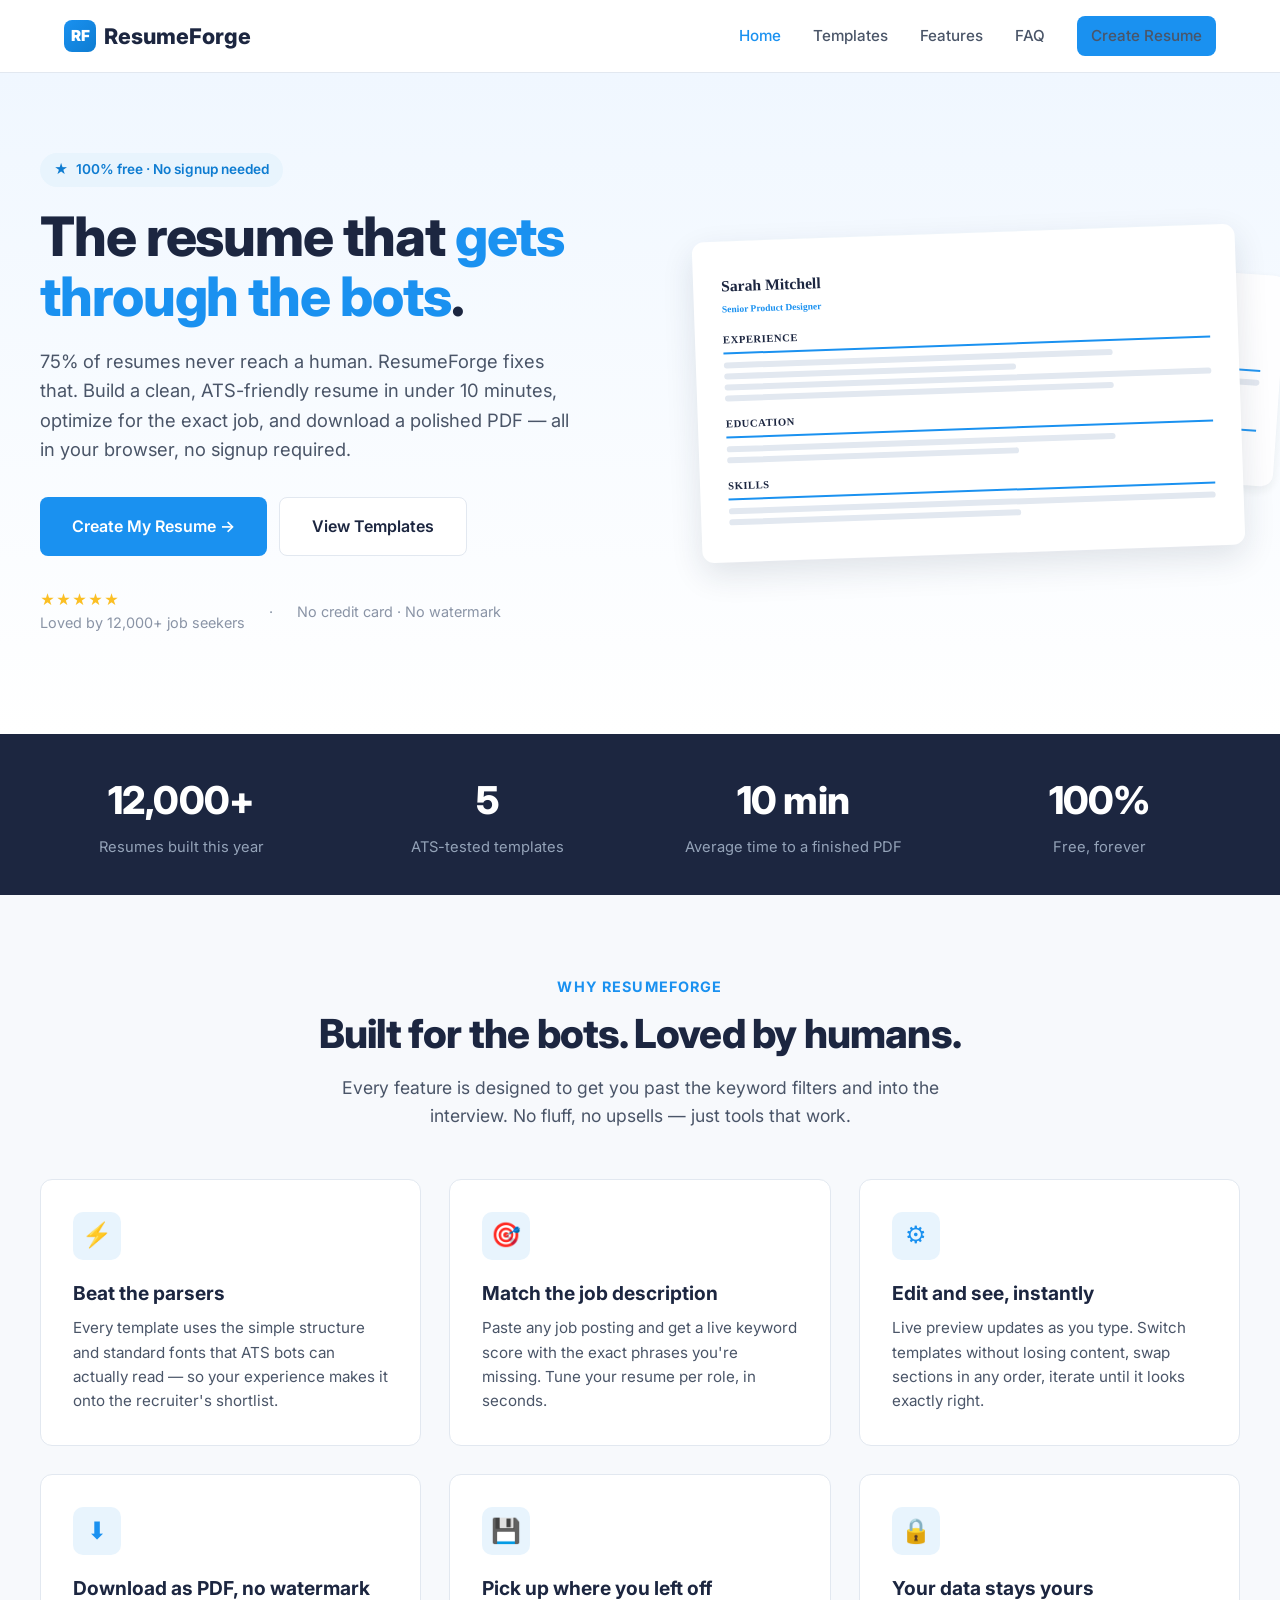
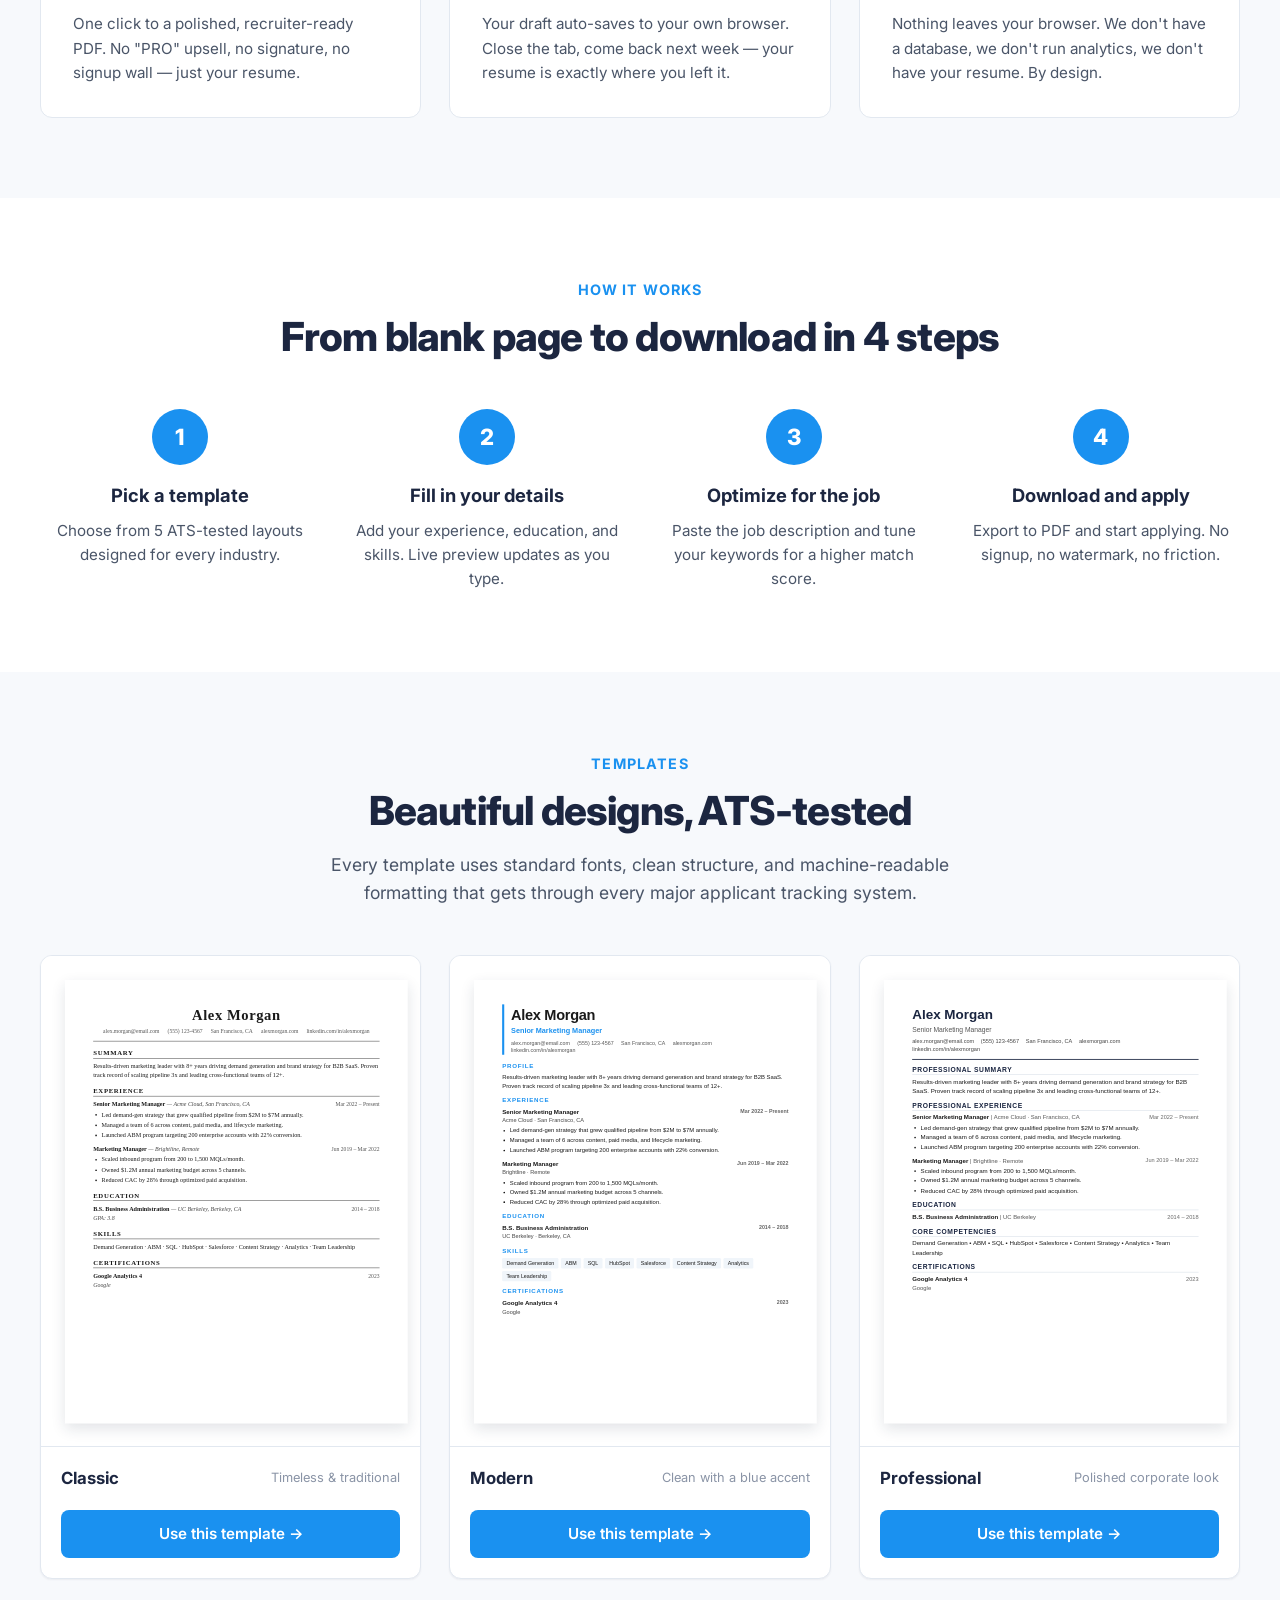
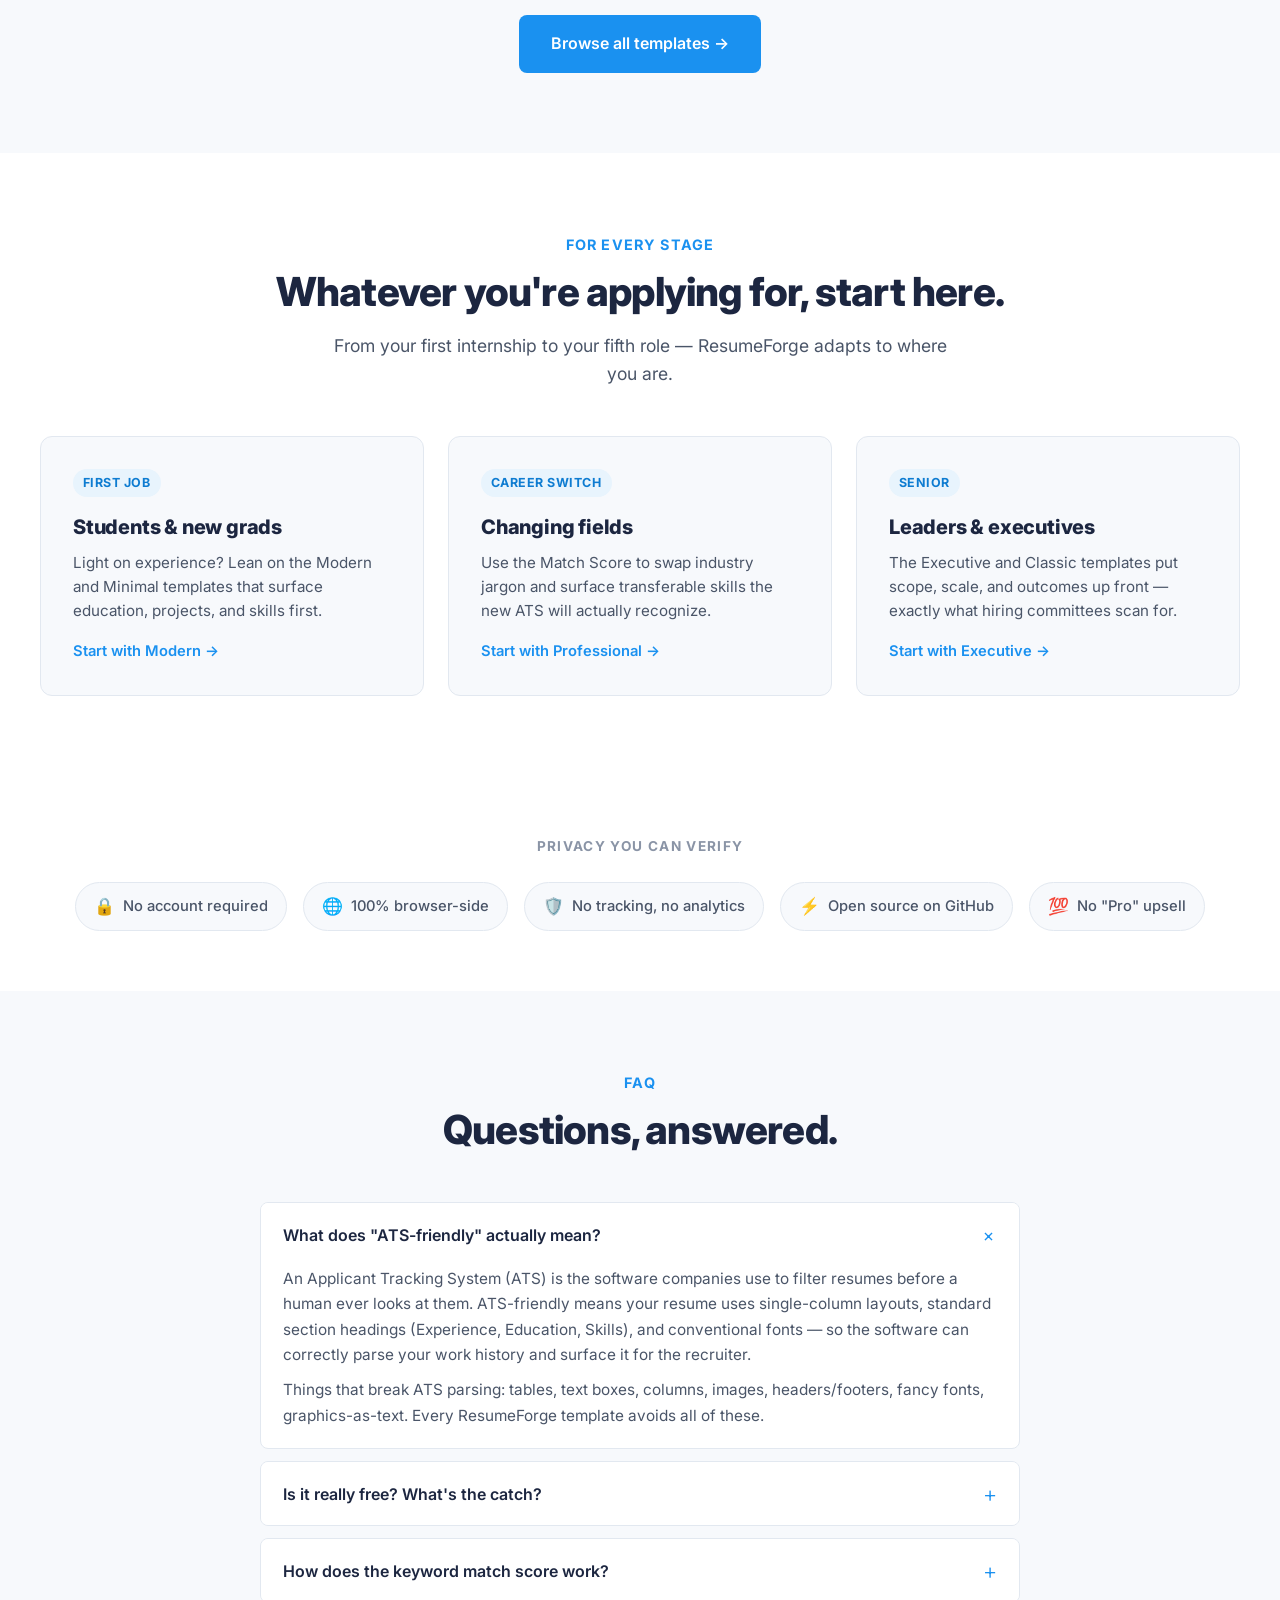
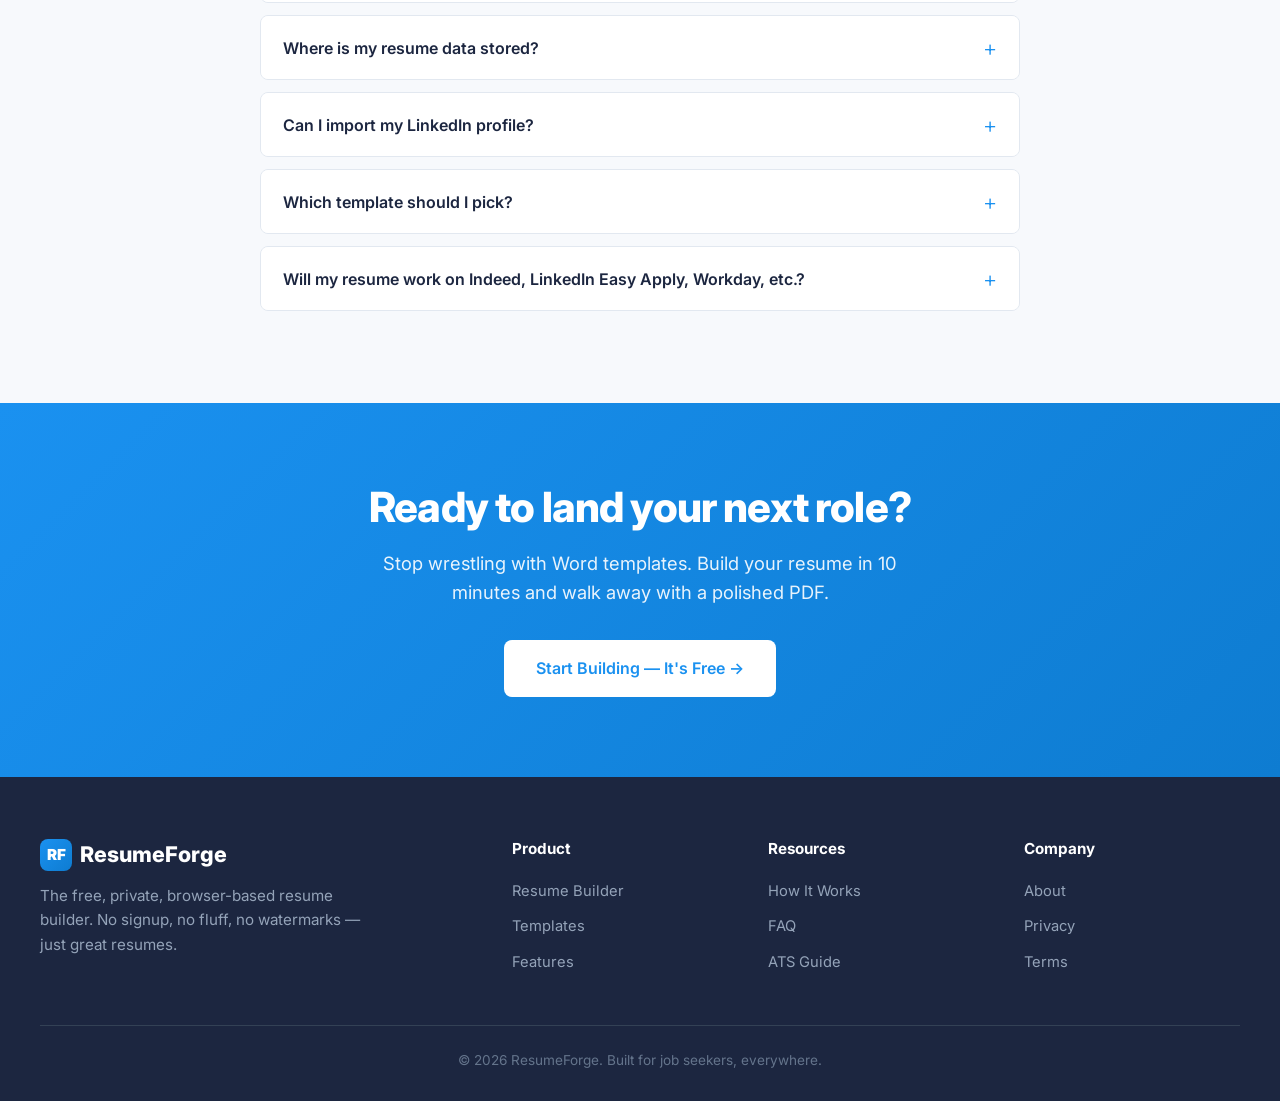
<file: index.html>
<!DOCTYPE html>
<html lang="en">
<head>
  <meta charset="UTF-8" />
  <meta name="viewport" content="width=device-width, initial-scale=1.0" />
  <title>ResumeForge — ATS-Friendly Resume Builder</title>
  <meta name="description" content="Create a professional, ATS-friendly resume in minutes. Choose from beautiful templates, get keyword feedback, and download as PDF — completely free." />
  <link rel="stylesheet" href="styles.css" />
  <link rel="preconnect" href="https://fonts.googleapis.com">
  <link rel="preconnect" href="https://fonts.gstatic.com" crossorigin>
  <link href="https://fonts.googleapis.com/css2?family=Inter:wght@400;500;600;700;800&display=swap" rel="stylesheet">
</head>
<body>
<nav class="navbar"><div class="nav-inner">
  <a href="index.html" class="logo"><div class="logo-mark">RF</div>ResumeForge</a>
  <ul class="nav-links">
    <li><a href="index.html" class="active">Home</a></li>
    <li><a href="templates.html">Templates</a></li>
    <li><a href="#features">Features</a></li>
    <li><a href="#faq">FAQ</a></li>
    <li><a href="builder.html" class="btn btn-primary btn-sm">Create Resume</a></li>
  </ul>
</div></nav>
<section class="hero"><div class="hero-inner">
  <div class="hero-text">
    <div class="hero-eyebrow"><span>★</span> 100% free · No signup needed</div>
    <h1>The resume that <span>gets through the bots</span>.</h1>
    <p class="lead">75% of resumes never reach a human. ResumeForge fixes that. Build a clean, ATS-friendly resume in under 10 minutes, optimize for the exact job, and download a polished PDF — all in your browser, no signup required.</p>
    <div class="hero-cta">
      <a href="builder.html" class="btn btn-primary btn-lg">Create My Resume →</a>
      <a href="templates.html" class="btn btn-secondary btn-lg">View Templates</a>
    </div>
    <div class="hero-trust">
      <div><div class="stars">★★★★★</div><div>Loved by 12,000+ job seekers</div></div>
      <div>·</div>
      <div>No credit card · No watermark</div>
    </div>
  </div>
  <div class="hero-visual">
    <div class="hero-resume-card"><div class="mini-resume">
      <h3>Sarah Mitchell</h3>
      <div class="mini-title">Senior Product Designer</div>
      <div class="mini-section"><div class="mini-section-title">Experience</div>
        <div class="mini-line med"></div><div class="mini-line short"></div><div class="mini-line"></div><div class="mini-line med"></div>
      </div>
      <div class="mini-section"><div class="mini-section-title">Education</div>
        <div class="mini-line med"></div><div class="mini-line short"></div>
      </div>
      <div class="mini-section"><div class="mini-section-title">Skills</div>
        <div class="mini-line"></div><div class="mini-line short"></div>
      </div>
    </div></div>
    <div class="hero-resume-card-2"><div class="mini-resume">
      <h3>James Carter</h3>
      <div class="mini-title">Software Engineer</div>
      <div class="mini-section"><div class="mini-section-title">Summary</div>
        <div class="mini-line"></div><div class="mini-line med"></div>
      </div>
      <div class="mini-section"><div class="mini-section-title">Experience</div>
        <div class="mini-line med"></div><div class="mini-line short"></div>
      </div>
    </div></div>
  </div>
</div></section>
<section class="stats-bar"><div class="stats-bar-inner">
  <div class="stat-block"><span class="stat-num">12,000+</span><div class="stat-label">Resumes built this year</div></div>
  <div class="stat-block"><span class="stat-num">5</span><div class="stat-label">ATS-tested templates</div></div>
  <div class="stat-block"><span class="stat-num">10 min</span><div class="stat-label">Average time to a finished PDF</div></div>
  <div class="stat-block"><span class="stat-num">100%</span><div class="stat-label">Free, forever</div></div>
</div></section>
<section class="section features" id="features"><div class="section-inner">
  <div class="section-header">
    <div class="section-eyebrow">Why ResumeForge</div>
    <h2>Built for the bots. Loved by humans.</h2>
    <p class="subtitle">Every feature is designed to get you past the keyword filters and into the interview. No fluff, no upsells — just tools that work.</p>
  </div>
  <div class="feature-grid">
    <div class="feature-card"><div class="feature-icon">⚡</div><h3>Beat the parsers</h3><p>Every template uses the simple structure and standard fonts that ATS bots can actually read — so your experience makes it onto the recruiter's shortlist.</p></div>
    <div class="feature-card"><div class="feature-icon">🎯</div><h3>Match the job description</h3><p>Paste any job posting and get a live keyword score with the exact phrases you're missing. Tune your resume per role, in seconds.</p></div>
    <div class="feature-card"><div class="feature-icon">⚙</div><h3>Edit and see, instantly</h3><p>Live preview updates as you type. Switch templates without losing content, swap sections in any order, iterate until it looks exactly right.</p></div>
    <div class="feature-card"><div class="feature-icon">⬇</div><h3>Download as PDF, no watermark</h3><p>One click to a polished, recruiter-ready PDF. No "PRO" upsell, no signature, no signup wall — just your resume.</p></div>
    <div class="feature-card"><div class="feature-icon">💾</div><h3>Pick up where you left off</h3><p>Your draft auto-saves to your own browser. Close the tab, come back next week — your resume is exactly where you left it.</p></div>
    <div class="feature-card"><div class="feature-icon">🔒</div><h3>Your data stays yours</h3><p>Nothing leaves your browser. We don't have a database, we don't run analytics, we don't have your resume. By design.</p></div>
  </div>
</div></section>
<section class="section" id="how"><div class="section-inner">
  <div class="section-header">
    <div class="section-eyebrow">How It Works</div>
    <h2>From blank page to download in 4 steps</h2>
  </div>
  <div class="steps-grid">
    <div class="step"><div class="step-number">1</div><h3>Pick a template</h3><p>Choose from 5 ATS-tested layouts designed for every industry.</p></div>
    <div class="step"><div class="step-number">2</div><h3>Fill in your details</h3><p>Add your experience, education, and skills. Live preview updates as you type.</p></div>
    <div class="step"><div class="step-number">3</div><h3>Optimize for the job</h3><p>Paste the job description and tune your keywords for a higher match score.</p></div>
    <div class="step"><div class="step-number">4</div><h3>Download and apply</h3><p>Export to PDF and start applying. No signup, no watermark, no friction.</p></div>
  </div>
</div></section>
<section class="section" style="background:var(--bg-light);"><div class="section-inner">
  <div class="section-header">
    <div class="section-eyebrow">Templates</div>
    <h2>Beautiful designs, ATS-tested</h2>
    <p class="subtitle">Every template uses standard fonts, clean structure, and machine-readable formatting that gets through every major applicant tracking system.</p>
  </div>
  <div class="templates-grid" id="home-templates"></div>
  <div style="text-align:center;margin-top:36px;"><a href="templates.html" class="btn btn-primary btn-lg">Browse all templates →</a></div>
</div></section>
<section class="section usecases"><div class="section-inner">
  <div class="section-header">
    <div class="section-eyebrow">For every stage</div>
    <h2>Whatever you're applying for, start here.</h2>
    <p class="subtitle">From your first internship to your fifth role — ResumeForge adapts to where you are.</p>
  </div>
  <div class="usecase-grid">
    <div class="usecase-card"><span class="usecase-tag">First Job</span><h3>Students &amp; new grads</h3><p>Light on experience? Lean on the Modern and Minimal templates that surface education, projects, and skills first.</p><a href="builder.html?template=modern">Start with Modern →</a></div>
    <div class="usecase-card"><span class="usecase-tag">Career Switch</span><h3>Changing fields</h3><p>Use the Match Score to swap industry jargon and surface transferable skills the new ATS will actually recognize.</p><a href="builder.html?template=professional">Start with Professional →</a></div>
    <div class="usecase-card"><span class="usecase-tag">Senior</span><h3>Leaders &amp; executives</h3><p>The Executive and Classic templates put scope, scale, and outcomes up front — exactly what hiring committees scan for.</p><a href="builder.html?template=executive">Start with Executive →</a></div>
  </div>
</div></section>
<section class="trust-strip"><div class="trust-strip-inner">
  <h3>Privacy you can verify</h3>
  <div class="trust-badges">
    <div class="trust-badge"><span class="badge-icon">🔒</span> No account required</div>
    <div class="trust-badge"><span class="badge-icon">🌐</span> 100% browser-side</div>
    <div class="trust-badge"><span class="badge-icon">🛡️</span> No tracking, no analytics</div>
    <div class="trust-badge"><span class="badge-icon">⚡</span> Open source on GitHub</div>
    <div class="trust-badge"><span class="badge-icon">💯</span> No "Pro" upsell</div>
  </div>
</div></section>
<section class="section faq" id="faq"><div class="section-inner">
  <div class="section-header">
    <div class="section-eyebrow">FAQ</div>
    <h2>Questions, answered.</h2>
  </div>
  <div class="faq-list">
    <div class="faq-item open"><button class="faq-question">What does "ATS-friendly" actually mean?<span class="faq-toggle">+</span></button><div class="faq-answer"><p>An Applicant Tracking System (ATS) is the software companies use to filter resumes before a human ever looks at them. ATS-friendly means your resume uses single-column layouts, standard section headings (Experience, Education, Skills), and conventional fonts — so the software can correctly parse your work history and surface it for the recruiter.</p><p>Things that break ATS parsing: tables, text boxes, columns, images, headers/footers, fancy fonts, graphics-as-text. Every ResumeForge template avoids all of these.</p></div></div>
    <div class="faq-item"><button class="faq-question">Is it really free? What's the catch?<span class="faq-toggle">+</span></button><div class="faq-answer"><p>It's really free. No catch, no "PRO" wall, no watermark on the PDF. The whole tool runs in your browser, so we don't have hosting costs scaling per user, which means we don't need to monetize you. If we ever change that, we'll be loud about it.</p></div></div>
    <div class="faq-item"><button class="faq-question">How does the keyword match score work?<span class="faq-toggle">+</span></button><div class="faq-answer"><p>Paste a job description into the sidebar on the builder page. We tokenize it, drop common stopwords, and rank the most frequent meaningful terms — typically the skills, tools, and qualifications the role calls for. Then we check which of those terms appear in your resume content and give you a 0–100% match.</p><p>Think of it as a free, basic version of what an ATS does on the recruiter's side. Higher score = more likely to surface.</p></div></div>
    <div class="faq-item"><button class="faq-question">Where is my resume data stored?<span class="faq-toggle">+</span></button><div class="faq-answer"><p>In your browser's localStorage. Not on a server, not in a database — only on the device you're using right now. Clear your browser data and it's gone. We never see it, we couldn't read it if we tried.</p></div></div>
    <div class="faq-item"><button class="faq-question">Can I import my LinkedIn profile?<span class="faq-toggle">+</span></button><div class="faq-answer"><p>Yes — three ways. The free way: download your data archive from LinkedIn (Settings → Get a copy of your data), then drop the ZIP into our import dialog. We auto-fill experience, education, and skills. You can also import an existing PDF resume, or use a Proxycurl API key to fetch a profile by URL (paid, requires their account).</p></div></div>
    <div class="faq-item"><button class="faq-question">Which template should I pick?<span class="faq-toggle">+</span></button><div class="faq-answer"><p>If you're unsure, start with <strong>Classic</strong> — single column, serif typeface, parses cleanly through every ATS we've tested. <strong>Modern</strong> is a safe upgrade with a subtle blue accent. <strong>Executive</strong> works best for senior roles where you want a more formal feel. <strong>Minimal</strong> is great for design and tech roles. <strong>Professional</strong> sits in the middle for corporate roles. You can switch any time without losing your content.</p></div></div>
    <div class="faq-item"><button class="faq-question">Will my resume work on Indeed, LinkedIn Easy Apply, Workday, etc.?<span class="faq-toggle">+</span></button><div class="faq-answer"><p>Yes. The PDF you download is structured text that parses correctly into Indeed's resume builder, LinkedIn's Easy Apply, Workday, Greenhouse, Lever, and the other major ATS platforms. Test it: upload to a job board's resume parser and confirm your work history reads cleanly.</p></div></div>
  </div>
</div></section>
<section class="section" style="background:linear-gradient(135deg, var(--primary), var(--primary-dark));color:white;text-align:center;"><div class="section-inner">
  <h2 style="color:white;font-size:2.6rem;margin-bottom:16px;">Ready to land your next role?</h2>
  <p style="color:rgba(255,255,255,0.9);font-size:1.15rem;max-width:560px;margin:0 auto 32px;">Stop wrestling with Word templates. Build your resume in 10 minutes and walk away with a polished PDF.</p>
  <a href="builder.html" class="btn btn-lg" style="background:white;color:var(--primary);">Start Building — It's Free →</a>
</div></section>
<footer class="footer"><div class="footer-inner">
  <div class="footer-brand"><div class="logo" style="color:white;"><div class="logo-mark">RF</div>ResumeForge</div><p>The free, private, browser-based resume builder. No signup, no fluff, no watermarks — just great resumes.</p></div>
  <div><h4>Product</h4><ul><li><a href="builder.html">Resume Builder</a></li><li><a href="templates.html">Templates</a></li><li><a href="#features">Features</a></li></ul></div>
  <div><h4>Resources</h4><ul><li><a href="#how">How It Works</a></li><li><a href="#faq">FAQ</a></li><li><a href="#">ATS Guide</a></li></ul></div>
  <div><h4>Company</h4><ul><li><a href="#">About</a></li><li><a href="#">Privacy</a></li><li><a href="#">Terms</a></li></ul></div>
</div>
<div class="footer-bottom">© 2026 ResumeForge. Built for job seekers, everywhere.</div>
</footer>
<script src="js/templates.js"></script>
<script src="js/main.js"></script>
<script>
  document.querySelectorAll('.faq-question').forEach(btn => { btn.addEventListener('click', () => { btn.parentElement.classList.toggle('open'); }); });
</script>
</body>
</html>
</file>
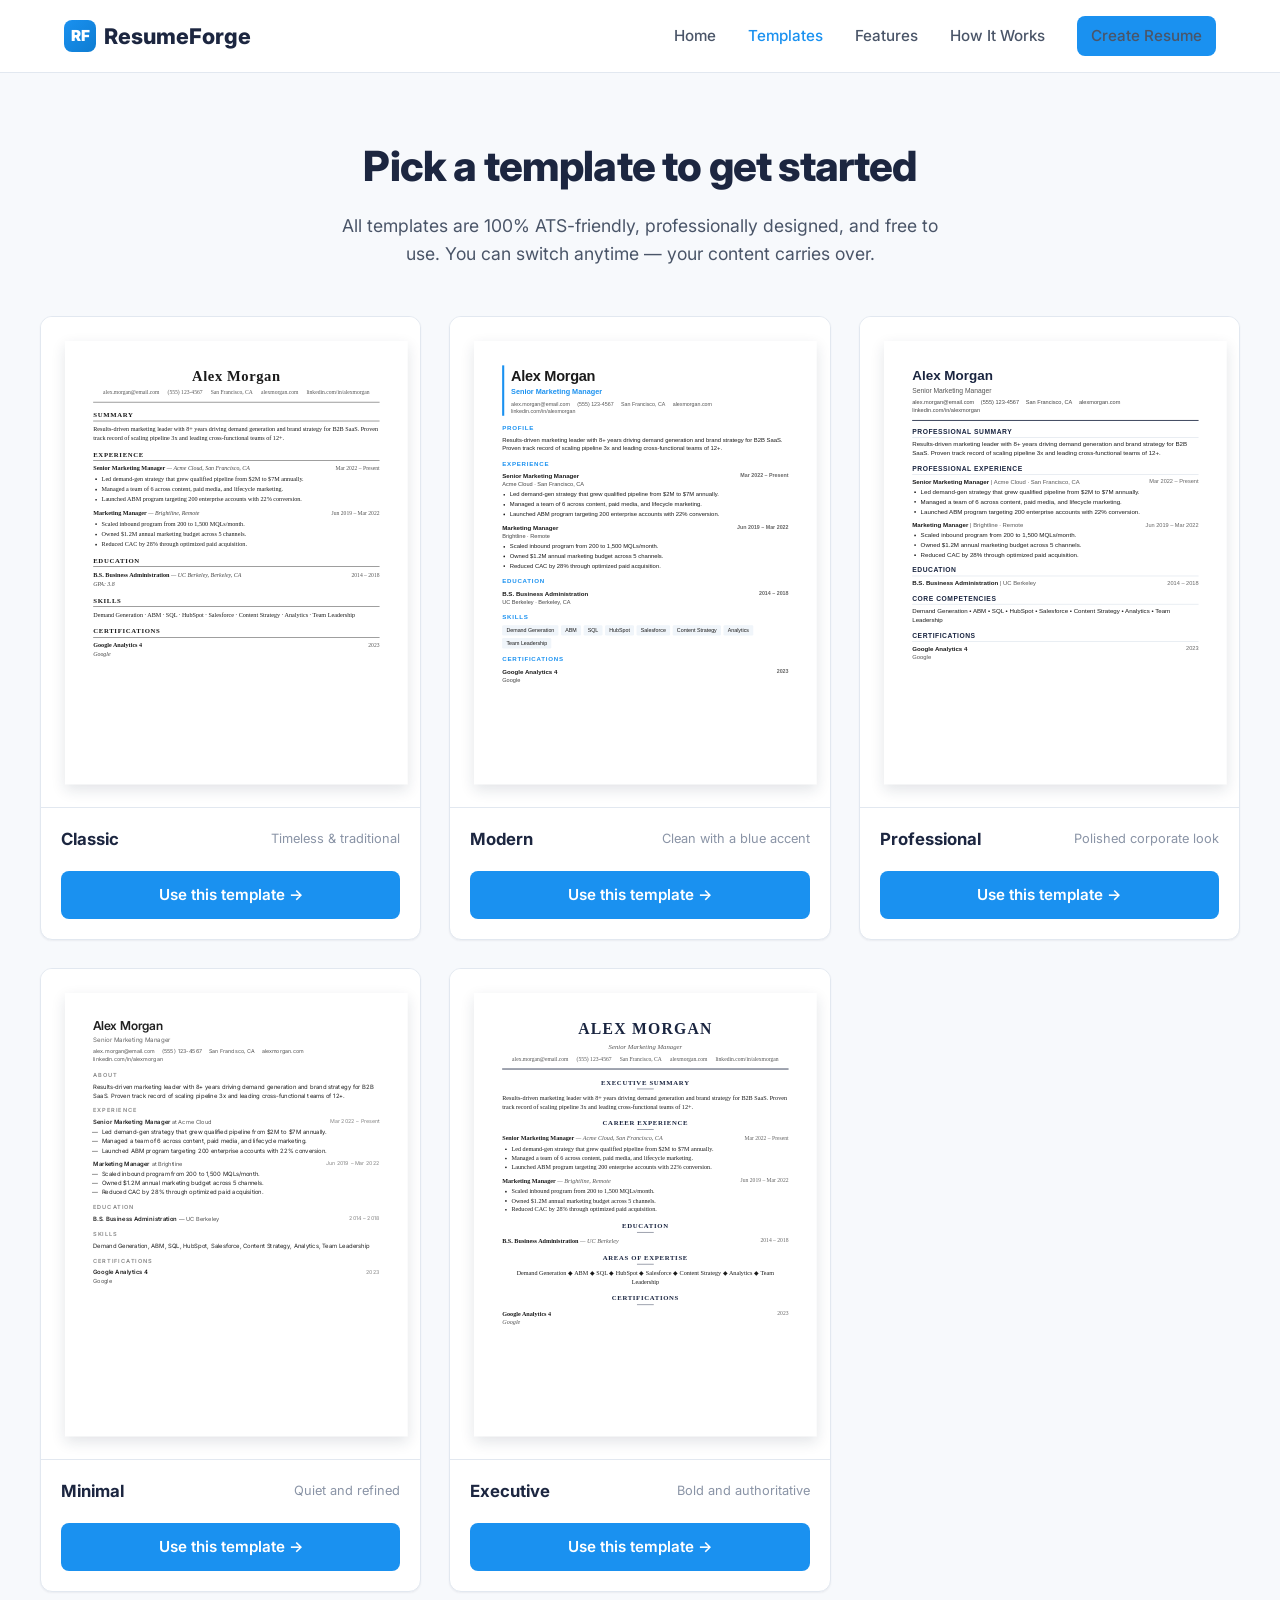
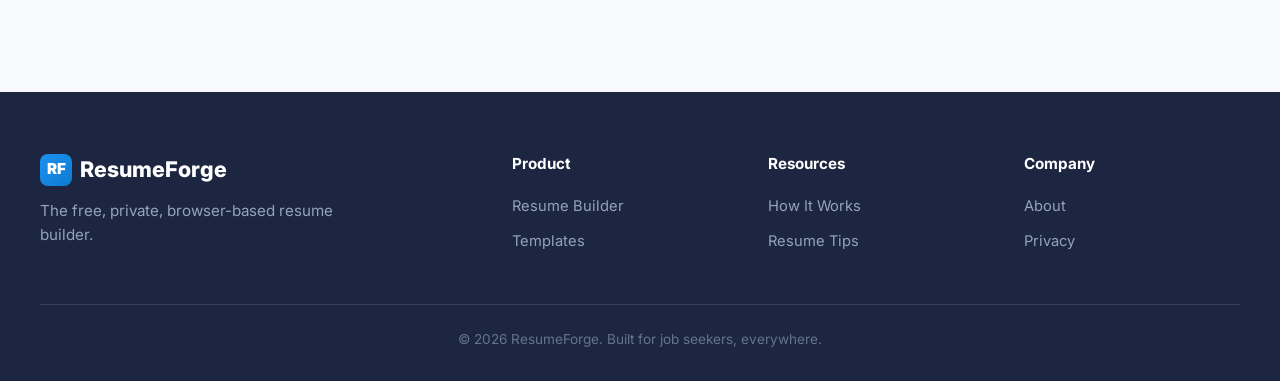
<file: templates.html>
<!DOCTYPE html>
<html lang="en">
<head>
  <meta charset="UTF-8" />
  <meta name="viewport" content="width=device-width, initial-scale=1.0" />
  <title>Resume Templates — ResumeForge</title>
  <meta name="description" content="Browse 5 free, ATS-friendly resume templates. Pick one and start building." />
  <link rel="stylesheet" href="styles.css" />
  <link href="https://fonts.googleapis.com/css2?family=Inter:wght@400;500;600;700;800&display=swap" rel="stylesheet">
</head>
<body>

<nav class="navbar">
  <div class="nav-inner">
    <a href="index.html" class="logo">
      <div class="logo-mark">RF</div>
      ResumeForge
    </a>
    <ul class="nav-links">
      <li><a href="index.html">Home</a></li>
      <li><a href="templates.html" class="active">Templates</a></li>
      <li><a href="index.html#features">Features</a></li>
      <li><a href="index.html#how">How It Works</a></li>
      <li><a href="builder.html" class="btn btn-primary btn-sm">Create Resume</a></li>
    </ul>
  </div>
</nav>

<section class="templates-page">
  <div class="templates-header">
    <h1>Pick a template to get started</h1>
    <p>All templates are 100% ATS-friendly, professionally designed, and free to use. You can switch anytime — your content carries over.</p>
  </div>

  <div class="templates-grid" id="templates-grid"></div>
</section>

<footer class="footer">
  <div class="footer-inner">
    <div class="footer-brand">
      <div class="logo" style="color:white;">
        <div class="logo-mark">RF</div>
        ResumeForge
      </div>
      <p>The free, private, browser-based resume builder.</p>
    </div>
    <div>
      <h4>Product</h4>
      <ul>
        <li><a href="builder.html">Resume Builder</a></li>
        <li><a href="templates.html">Templates</a></li>
      </ul>
    </div>
    <div>
      <h4>Resources</h4>
      <ul>
        <li><a href="index.html#how">How It Works</a></li>
        <li><a href="#">Resume Tips</a></li>
      </ul>
    </div>
    <div>
      <h4>Company</h4>
      <ul>
        <li><a href="#">About</a></li>
        <li><a href="#">Privacy</a></li>
      </ul>
    </div>
  </div>
  <div class="footer-bottom">
    © 2026 ResumeForge. Built for job seekers, everywhere.
  </div>
</footer>

<script src="js/templates.js"></script>
<script src="js/templates-page.js"></script>
</body>
</html>
</file>
<file: styles.css>
/* ============================================
   ResumeForge - Shared Styles
   Inspired by resume.io aesthetic
   ============================================ */

:root {
  --primary: #1a91f0;
  --primary-dark: #0e7cd1;
  --primary-light: #e8f4fd;
  --accent: #ff6b35;
  --text-dark: #1c2640;
  --text-body: #4a5568;
  --text-muted: #8a94a6;
  --bg-light: #f7f9fc;
  --bg-white: #ffffff;
  --border: #e2e8f0;
  --success: #16a34a;
  --warning: #f59e0b;
  --danger: #dc2626;
  --shadow-sm: 0 1px 2px rgba(28, 38, 64, 0.06);
  --shadow-md: 0 4px 12px rgba(28, 38, 64, 0.08);
  --shadow-lg: 0 12px 32px rgba(28, 38, 64, 0.12);
  --radius: 8px;
  --radius-lg: 12px;
  --max-width: 1200px;
}
* { margin: 0; padding: 0; box-sizing: border-box; }
html { scroll-behavior: smooth; }
body {
  font-family: -apple-system, BlinkMacSystemFont, 'Inter', 'Segoe UI', Roboto, sans-serif;
  color: var(--text-dark);
  background: var(--bg-white);
  line-height: 1.6;
  -webkit-font-smoothing: antialiased;
}
a { color: var(--primary); text-decoration: none; }
a:hover { color: var(--primary-dark); }
img { max-width: 100%; display: block; }
.navbar { position: sticky; top: 0; background: var(--bg-white); border-bottom: 1px solid var(--border); z-index: 1000; backdrop-filter: blur(8px); }
.nav-inner { max-width: var(--max-width); margin: 0 auto; padding: 16px 24px; display: flex; align-items: center; justify-content: space-between; }
.logo { display: flex; align-items: center; gap: 8px; font-weight: 800; font-size: 1.35rem; color: var(--text-dark); }
.logo-mark { width: 32px; height: 32px; border-radius: 8px; background: linear-gradient(135deg, var(--primary), var(--primary-dark)); display: grid; place-items: center; color: white; font-weight: 900; font-size: 0.95rem; }
.nav-links { display: flex; align-items: center; gap: 32px; list-style: none; }
.nav-links a { color: var(--text-body); font-weight: 500; font-size: 0.95rem; }
.nav-links a:hover, .nav-links a.active { color: var(--primary); }
.btn { display: inline-flex; align-items: center; justify-content: center; gap: 8px; padding: 12px 24px; border-radius: var(--radius); font-weight: 600; font-size: 0.95rem; border: none; cursor: pointer; transition: all 0.15s ease; font-family: inherit; text-decoration: none; white-space: nowrap; }
.btn-primary { background: var(--primary); color: white; }
.btn-primary:hover { background: var(--primary-dark); color: white; transform: translateY(-1px); box-shadow: var(--shadow-md); }
.btn-secondary { background: var(--bg-white); color: var(--text-dark); border: 1.5px solid var(--border); }
.btn-secondary:hover { border-color: var(--primary); color: var(--primary); }
.btn-ghost { background: transparent; color: var(--text-body); }
.btn-ghost:hover { background: var(--bg-light); color: var(--text-dark); }
.btn-lg { padding: 16px 32px; font-size: 1rem; }
.btn-sm { padding: 8px 14px; font-size: 0.85rem; }
.btn-danger { background: transparent; color: var(--danger); border: 1px solid #fecaca; }
.btn-danger:hover { background: #fef2f2; }
.hero { background: linear-gradient(180deg, #f0f7ff 0%, #ffffff 100%); padding: 80px 24px 100px; overflow: hidden; }
.hero-inner { max-width: var(--max-width); margin: 0 auto; display: grid; grid-template-columns: 1.1fr 1fr; gap: 60px; align-items: center; }
.hero-eyebrow { display: inline-flex; align-items: center; gap: 8px; background: var(--primary-light); color: var(--primary-dark); padding: 6px 14px; border-radius: 999px; font-size: 0.85rem; font-weight: 600; margin-bottom: 20px; }
.hero h1 { font-size: 3.4rem; line-height: 1.1; font-weight: 800; letter-spacing: -0.02em; margin-bottom: 20px; }
.hero h1 span { color: var(--primary); }
.hero p.lead { font-size: 1.15rem; color: var(--text-body); margin-bottom: 32px; max-width: 540px; }
.hero-cta { display: flex; gap: 12px; margin-bottom: 32px; flex-wrap: wrap; }
.hero-trust { display: flex; align-items: center; gap: 24px; color: var(--text-muted); font-size: 0.9rem; }
.hero-trust .stars { color: #fbbf24; letter-spacing: 1px; }
.hero-visual { position: relative; }
.hero-resume-card { background: white; border-radius: var(--radius-lg); box-shadow: var(--shadow-lg); padding: 32px 28px; transform: rotate(-2deg); position: relative; z-index: 2; font-size: 0.7rem; }
.hero-resume-card-2 { position: absolute; top: 30px; right: -40px; background: white; border-radius: var(--radius-lg); box-shadow: var(--shadow-md); padding: 24px 20px; transform: rotate(4deg); z-index: 1; width: 70%; font-size: 0.6rem; opacity: 0.95; }
.mini-resume { font-family: Georgia, serif; }
.mini-resume h3 { font-size: 1.4em; margin-bottom: 4px; color: var(--text-dark); }
.mini-resume .mini-title { color: var(--primary); font-weight: 600; margin-bottom: 12px; font-size: 0.85em; }
.mini-resume .mini-section { margin-top: 14px; }
.mini-resume .mini-section-title { border-bottom: 2px solid var(--primary); padding-bottom: 4px; margin-bottom: 8px; font-size: 0.95em; font-weight: 700; letter-spacing: 0.05em; text-transform: uppercase; }
.mini-resume .mini-line { height: 6px; background: #e2e8f0; border-radius: 3px; margin: 5px 0; }
.mini-resume .mini-line.short { width: 60%; }
.mini-resume .mini-line.med { width: 80%; }
.section { padding: 80px 24px; }
.section-inner { max-width: var(--max-width); margin: 0 auto; }
.section-header { text-align: center; margin-bottom: 48px; }
.section-eyebrow { color: var(--primary); font-weight: 700; font-size: 0.9rem; letter-spacing: 0.08em; text-transform: uppercase; margin-bottom: 12px; }
.section h2 { font-size: 2.5rem; font-weight: 800; letter-spacing: -0.02em; margin-bottom: 16px; line-height: 1.2; }
.section p.subtitle { font-size: 1.1rem; color: var(--text-body); max-width: 620px; margin: 0 auto; }
.features { background: var(--bg-light); }
.feature-grid { display: grid; grid-template-columns: repeat(3, 1fr); gap: 28px; }
.feature-card { background: white; border: 1px solid var(--border); border-radius: var(--radius-lg); padding: 32px; transition: all 0.2s ease; }
.feature-card:hover { transform: translateY(-4px); box-shadow: var(--shadow-md); border-color: var(--primary-light); }
.feature-icon { width: 48px; height: 48px; border-radius: 10px; background: var(--primary-light); color: var(--primary); display: grid; place-items: center; font-size: 1.5rem; margin-bottom: 18px; }
.feature-card h3 { font-size: 1.2rem; font-weight: 700; margin-bottom: 8px; }
.feature-card p { color: var(--text-body); font-size: 0.95rem; }
.steps-grid { display: grid; grid-template-columns: repeat(4, 1fr); gap: 28px; margin-top: 48px; }
.step { text-align: center; position: relative; }
.step-number { display: inline-grid; place-items: center; width: 56px; height: 56px; border-radius: 50%; background: var(--primary); color: white; font-size: 1.4rem; font-weight: 800; margin-bottom: 16px; }
.step h3 { font-size: 1.15rem; margin-bottom: 8px; }
.step p { color: var(--text-body); font-size: 0.95rem; }
.templates-page { padding: 60px 24px 100px; background: var(--bg-light); min-height: 80vh; }
.templates-header { text-align: center; margin-bottom: 48px; }
.templates-header h1 { font-size: 2.6rem; font-weight: 800; margin-bottom: 12px; letter-spacing: -0.02em; }
.templates-header p { font-size: 1.1rem; color: var(--text-body); max-width: 600px; margin: 0 auto; }
.templates-grid { max-width: var(--max-width); margin: 0 auto; display: grid; grid-template-columns: repeat(3, 1fr); gap: 28px; }
.template-card { background: white; border-radius: var(--radius-lg); overflow: hidden; box-shadow: var(--shadow-sm); border: 1px solid var(--border); transition: all 0.2s ease; cursor: pointer; display: flex; flex-direction: column; }
.template-card:hover { transform: translateY(-6px); box-shadow: var(--shadow-lg); }
.template-preview { aspect-ratio: 8.5 / 11; background: white; border-bottom: 1px solid var(--border); position: relative; overflow: hidden; padding: 24px; font-size: 0.55rem; }
.template-info { padding: 18px 20px; display: flex; align-items: center; justify-content: space-between; }
.template-info h3 { font-size: 1.05rem; font-weight: 700; }
.template-info span { font-size: 0.8rem; color: var(--text-muted); }
.template-card .btn { margin: 0 20px 20px; }
.footer { background: var(--text-dark); color: #cbd5e1; padding: 60px 24px 30px; }
.footer-inner { max-width: var(--max-width); margin: 0 auto; display: grid; grid-template-columns: 2fr 1fr 1fr 1fr; gap: 40px; margin-bottom: 40px; }
.footer-brand p { margin-top: 12px; font-size: 0.95rem; color: #94a3b8; max-width: 320px; }
.footer h4 { color: white; font-size: 0.95rem; margin-bottom: 16px; }
.footer ul { list-style: none; }
.footer ul li { margin-bottom: 10px; }
.footer ul a { color: #94a3b8; font-size: 0.92rem; }
.footer ul a:hover { color: white; }
.footer-bottom { max-width: var(--max-width); margin: 0 auto; border-top: 1px solid #334155; padding-top: 24px; text-align: center; color: #64748b; font-size: 0.85rem; }
.builder-shell { display: grid; grid-template-columns: 420px 1fr 360px; height: calc(100vh - 65px); overflow: hidden; }
.builder-form { background: var(--bg-light); overflow-y: auto; padding: 24px 24px 80px; border-right: 1px solid var(--border); }
.builder-preview { background: #e9ecf2; overflow-y: auto; display: flex; justify-content: center; padding: 32px 24px 80px; }
.builder-sidebar { background: var(--bg-white); overflow-y: auto; padding: 24px 20px 80px; border-left: 1px solid var(--border); }
.builder-toolbar { display: flex; align-items: center; justify-content: space-between; padding: 12px 24px; background: white; border-bottom: 1px solid var(--border); }
.builder-toolbar .left, .builder-toolbar .right { display: flex; align-items: center; gap: 8px; }
.save-status { font-size: 0.85rem; color: var(--success); font-weight: 500; }
.save-status.saving { color: var(--text-muted); }
.form-section { background: white; border-radius: var(--radius); border: 1px solid var(--border); margin-bottom: 16px; overflow: hidden; }
.form-section-header { display: flex; align-items: center; justify-content: space-between; padding: 14px 18px; cursor: pointer; user-select: none; background: white; border-bottom: 1px solid transparent; transition: background 0.15s; }
.form-section.open .form-section-header { border-bottom-color: var(--border); }
.form-section-header:hover { background: var(--bg-light); }
.form-section-header h3 { font-size: 0.95rem; font-weight: 700; display: flex; align-items: center; gap: 10px; }
.form-section-header .chevron { transition: transform 0.2s; color: var(--text-muted); }
.form-section.open .chevron { transform: rotate(180deg); }
.form-section-body { padding: 18px; display: none; }
.form-section.open .form-section-body { display: block; }
.form-row { display: grid; grid-template-columns: 1fr 1fr; gap: 12px; margin-bottom: 12px; }
.form-group { margin-bottom: 12px; }
.form-group label { display: block; font-size: 0.8rem; font-weight: 600; color: var(--text-body); margin-bottom: 6px; }
.form-group input, .form-group textarea, .form-group select { width: 100%; padding: 10px 12px; border: 1.5px solid var(--border); border-radius: 6px; font-size: 0.92rem; font-family: inherit; background: white; color: var(--text-dark); transition: border-color 0.15s; }
.form-group input:focus, .form-group textarea:focus, .form-group select:focus { outline: none; border-color: var(--primary); box-shadow: 0 0 0 3px rgba(26, 145, 240, 0.1); }
.form-group textarea { resize: vertical; min-height: 80px; line-height: 1.5; }
.form-group .help { font-size: 0.78rem; color: var(--text-muted); margin-top: 4px; }
.checkbox-row { display: flex; align-items: center; gap: 8px; margin: 6px 0 12px; font-size: 0.88rem; color: var(--text-body); }
.repeater-item { background: var(--bg-light); border-radius: 6px; padding: 14px; margin-bottom: 12px; border: 1px solid var(--border); position: relative; }
.repeater-item .remove { position: absolute; top: 8px; right: 8px; background: transparent; border: none; color: var(--text-muted); cursor: pointer; font-size: 1.1rem; width: 28px; height: 28px; border-radius: 4px; display: grid; place-items: center; }
.repeater-item .remove:hover { background: #fee; color: var(--danger); }
.add-btn { width: 100%; padding: 10px; background: white; border: 1.5px dashed var(--border); border-radius: 6px; color: var(--primary); font-weight: 600; cursor: pointer; transition: all 0.15s; font-size: 0.9rem; font-family: inherit; }
.add-btn:hover { border-color: var(--primary); background: var(--primary-light); }
.skill-tag { display: inline-flex; align-items: center; gap: 6px; padding: 6px 12px; background: var(--primary-light); color: var(--primary-dark); border-radius: 999px; font-size: 0.85rem; font-weight: 500; margin: 0 6px 6px 0; }
.skill-tag button { background: transparent; border: none; cursor: pointer; color: var(--primary-dark); padding: 0; font-size: 1rem; line-height: 1; display: grid; place-items: center; }
.skill-input-row { display: flex; gap: 8px; }
.skill-input-row input { flex: 1; }
.resume-page { background: white; width: 8.5in; min-height: 11in; box-shadow: var(--shadow-lg); padding: 0.6in 0.7in; color: #1a1a1a; line-height: 1.45; }
.tmpl-classic { font-family: Georgia, 'Times New Roman', serif; font-size: 11pt; }
.tmpl-classic .r-name { font-size: 26pt; font-weight: 700; text-align: center; letter-spacing: 0.04em; margin-bottom: 4px; }
.tmpl-classic .r-contact { text-align: center; font-size: 10pt; color: #555; margin-bottom: 18px; border-bottom: 1px solid #1a1a1a; padding-bottom: 14px; }
.tmpl-classic .r-contact span { margin: 0 8px; }
.tmpl-classic h2 { font-size: 12pt; font-weight: 700; text-transform: uppercase; letter-spacing: 0.1em; margin: 16px 0 8px; border-bottom: 1px solid #1a1a1a; padding-bottom: 3px; }
.tmpl-classic .r-item { margin-bottom: 12px; }
.tmpl-classic .r-item-head { display: flex; justify-content: space-between; align-items: baseline; margin-bottom: 2px; }
.tmpl-classic .r-item-title { font-weight: 700; }
.tmpl-classic .r-item-sub { font-style: italic; color: #444; font-size: 10.5pt; }
.tmpl-classic .r-item-date { font-size: 10pt; color: #555; }
.tmpl-classic ul { margin-left: 20px; margin-top: 4px; }
.tmpl-classic ul li { margin-bottom: 3px; }
.tmpl-modern { font-family: 'Helvetica Neue', Helvetica, Arial, sans-serif; font-size: 10.5pt; }
.tmpl-modern .r-header { border-left: 5px solid var(--primary); padding-left: 16px; margin-bottom: 18px; }
.tmpl-modern .r-name { font-size: 26pt; font-weight: 800; color: #1a1a1a; letter-spacing: -0.02em; }
.tmpl-modern .r-title { font-size: 13pt; color: var(--primary); font-weight: 600; margin-bottom: 8px; }
.tmpl-modern .r-contact { font-size: 9.5pt; color: #555; }
.tmpl-modern .r-contact span { margin-right: 14px; }
.tmpl-modern h2 { font-size: 11pt; font-weight: 800; text-transform: uppercase; letter-spacing: 0.12em; color: var(--primary); margin: 16px 0 8px; }
.tmpl-modern .r-item { margin-bottom: 12px; }
.tmpl-modern .r-item-head { display: flex; justify-content: space-between; margin-bottom: 1px; }
.tmpl-modern .r-item-title { font-weight: 700; font-size: 11pt; }
.tmpl-modern .r-item-sub { color: #444; font-size: 10pt; }
.tmpl-modern .r-item-date { font-size: 9.5pt; color: #666; font-weight: 600; }
.tmpl-modern ul { margin-left: 18px; margin-top: 4px; }
.tmpl-modern ul li { margin-bottom: 3px; }
.tmpl-modern .r-skills { display: flex; flex-wrap: wrap; gap: 6px; }
.tmpl-modern .r-skills span { background: #f0f5fa; padding: 3px 10px; border-radius: 3px; font-size: 9.5pt; }
.tmpl-professional { font-family: 'Calibri', 'Segoe UI', sans-serif; font-size: 11pt; }
.tmpl-professional .r-name { font-size: 24pt; font-weight: 700; color: #1a2540; margin-bottom: 2px; }
.tmpl-professional .r-title { font-size: 12pt; color: #555; margin-bottom: 8px; }
.tmpl-professional .r-contact { font-size: 10pt; color: #444; padding-bottom: 12px; border-bottom: 2px solid #1a2540; margin-bottom: 14px; }
.tmpl-professional .r-contact span { margin-right: 12px; }
.tmpl-professional h2 { font-size: 12pt; font-weight: 700; text-transform: uppercase; letter-spacing: 0.08em; color: #1a2540; margin: 14px 0 6px; padding-bottom: 2px; border-bottom: 1.5px solid #cbd5e1; }
.tmpl-professional .r-item { margin-bottom: 11px; }
.tmpl-professional .r-item-head { display: flex; justify-content: space-between; }
.tmpl-professional .r-item-title { font-weight: 700; }
.tmpl-professional .r-item-sub { color: #555; font-size: 10.5pt; }
.tmpl-professional .r-item-date { font-size: 10pt; color: #666; }
.tmpl-professional ul { margin-left: 20px; margin-top: 3px; }
.tmpl-professional ul li { margin-bottom: 2px; }
.tmpl-minimal { font-family: 'Inter', 'Helvetica Neue', Arial, sans-serif; font-size: 10.5pt; color: #222; }
.tmpl-minimal .r-name { font-size: 22pt; font-weight: 600; margin-bottom: 2px; letter-spacing: -0.01em; }
.tmpl-minimal .r-title { font-size: 11pt; color: #666; margin-bottom: 8px; font-weight: 400; }
.tmpl-minimal .r-contact { font-size: 9.5pt; color: #555; margin-bottom: 18px; }
.tmpl-minimal .r-contact span { margin-right: 12px; }
.tmpl-minimal h2 { font-size: 10pt; font-weight: 600; text-transform: uppercase; letter-spacing: 0.15em; color: #888; margin: 16px 0 8px; }
.tmpl-minimal .r-item { margin-bottom: 11px; }
.tmpl-minimal .r-item-head { display: flex; justify-content: space-between; margin-bottom: 1px; }
.tmpl-minimal .r-item-title { font-weight: 600; }
.tmpl-minimal .r-item-sub { color: #555; font-size: 10pt; }
.tmpl-minimal .r-item-date { font-size: 9.5pt; color: #888; }
.tmpl-minimal ul { margin-left: 16px; margin-top: 3px; list-style-type: '— '; }
.tmpl-minimal ul li { margin-bottom: 2px; padding-left: 4px; }
.tmpl-executive { font-family: 'Georgia', serif; font-size: 11pt; }
.tmpl-executive .r-header { text-align: center; margin-bottom: 18px; padding-bottom: 14px; border-bottom: 3px double #1a2540; }
.tmpl-executive .r-name { font-size: 28pt; font-weight: 700; letter-spacing: 0.08em; text-transform: uppercase; color: #1a2540; margin-bottom: 4px; }
.tmpl-executive .r-title { font-size: 12pt; color: #555; font-style: italic; margin-bottom: 8px; }
.tmpl-executive .r-contact { font-size: 10pt; color: #555; }
.tmpl-executive .r-contact span { margin: 0 8px; }
.tmpl-executive h2 { font-size: 12pt; font-weight: 700; text-transform: uppercase; letter-spacing: 0.1em; text-align: center; color: #1a2540; margin: 16px 0 10px; position: relative; }
.tmpl-executive h2::after { content: ''; display: block; width: 40px; height: 1px; background: #1a2540; margin: 4px auto 0; }
.tmpl-executive .r-item { margin-bottom: 12px; }
.tmpl-executive .r-item-head { display: flex; justify-content: space-between; }
.tmpl-executive .r-item-title { font-weight: 700; }
.tmpl-executive .r-item-sub { font-style: italic; color: #555; }
.tmpl-executive .r-item-date { font-size: 10pt; color: #666; }
.tmpl-executive ul { margin-left: 22px; margin-top: 4px; }
.sidebar-section { margin-bottom: 28px; }
.sidebar-section h4 { font-size: 0.85rem; font-weight: 700; text-transform: uppercase; letter-spacing: 0.06em; color: var(--text-muted); margin-bottom: 12px; }
.template-list { display: grid; grid-template-columns: 1fr 1fr; gap: 8px; }
.template-thumb { border: 2px solid var(--border); border-radius: 6px; padding: 6px; background: white; cursor: pointer; transition: all 0.15s; text-align: center; }
.template-thumb:hover { border-color: var(--primary); }
.template-thumb.active { border-color: var(--primary); background: var(--primary-light); }
.template-thumb .thumb-preview { background: white; aspect-ratio: 8.5 / 11; border-radius: 4px; border: 1px solid var(--border); margin-bottom: 4px; position: relative; overflow: hidden; }
.template-thumb .thumb-name { font-size: 0.75rem; font-weight: 600; color: var(--text-body); }
.ats-score-circle { position: relative; width: 110px; height: 110px; margin: 0 auto 12px; }
.ats-score-circle svg { transform: rotate(-90deg); }
.ats-score-text { position: absolute; inset: 0; display: grid; place-items: center; font-size: 1.6rem; font-weight: 800; color: var(--text-dark); }
.ats-score-label { text-align: center; font-size: 0.85rem; color: var(--text-muted); margin-bottom: 14px; }
.ats-checker textarea { width: 100%; padding: 10px; border: 1.5px solid var(--border); border-radius: 6px; font-family: inherit; font-size: 0.85rem; resize: vertical; min-height: 120px; }
.ats-checker textarea:focus { outline: none; border-color: var(--primary); }
.keyword-list { margin-top: 12px; }
.keyword-item { display: flex; align-items: center; justify-content: space-between; padding: 6px 10px; background: var(--bg-light); border-radius: 4px; font-size: 0.83rem; margin-bottom: 4px; }
.keyword-item.matched { background: #f0fdf4; color: var(--success); }
.keyword-item.missing { background: #fef2f2; color: var(--danger); }
.keyword-item .badge { font-weight: 600; font-size: 0.78rem; }
.modal-backdrop { position: fixed; inset: 0; background: rgba(28, 38, 64, 0.55); backdrop-filter: blur(4px); display: none; align-items: center; justify-content: center; z-index: 2000; padding: 20px; }
.modal-backdrop.open { display: flex; animation: fadeIn 0.18s ease; }
@keyframes fadeIn { from { opacity: 0; } to { opacity: 1; } }
.modal { background: white; border-radius: var(--radius-lg); width: 100%; max-width: 640px; max-height: 90vh; overflow: hidden; display: flex; flex-direction: column; box-shadow: var(--shadow-lg); }
.modal-header { padding: 20px 24px; border-bottom: 1px solid var(--border); display: flex; align-items: center; justify-content: space-between; }
.modal-header h2 { font-size: 1.25rem; font-weight: 700; margin: 0; }
.modal-close { background: transparent; border: none; font-size: 1.5rem; color: var(--text-muted); cursor: pointer; width: 32px; height: 32px; border-radius: 6px; display: grid; place-items: center; }
.modal-close:hover { background: var(--bg-light); color: var(--text-dark); }
.modal-tabs { display: flex; border-bottom: 1px solid var(--border); padding: 0 24px; gap: 4px; }
.modal-tab { background: transparent; border: none; padding: 14px 16px; font-size: 0.92rem; font-weight: 600; color: var(--text-body); cursor: pointer; border-bottom: 2.5px solid transparent; margin-bottom: -1px; font-family: inherit; transition: color 0.15s; }
.modal-tab:hover { color: var(--text-dark); }
.modal-tab.active { color: var(--primary); border-bottom-color: var(--primary); }
.modal-body { padding: 24px; overflow-y: auto; flex: 1; }
.tab-panel { display: none; }
.tab-panel.active { display: block; }
.tab-panel h3 { font-size: 1rem; font-weight: 700; margin-bottom: 8px; }
.tab-panel p.help-text { font-size: 0.9rem; color: var(--text-body); margin-bottom: 16px; }
.tab-panel ol { font-size: 0.88rem; color: var(--text-body); margin: 0 0 18px 18px; }
.tab-panel ol li { margin-bottom: 6px; }
.tab-panel a { color: var(--primary); font-weight: 500; }
.dropzone { border: 2px dashed var(--border); border-radius: var(--radius); padding: 32px 20px; text-align: center; cursor: pointer; transition: all 0.15s; background: var(--bg-light); }
.dropzone:hover, .dropzone.dragover { border-color: var(--primary); background: var(--primary-light); }
.dropzone .dz-icon { font-size: 2.4rem; color: var(--primary); margin-bottom: 8px; }
.dropzone .dz-title { font-weight: 600; margin-bottom: 4px; color: var(--text-dark); }
.dropzone .dz-sub { font-size: 0.85rem; color: var(--text-muted); }
.import-status { margin-top: 14px; padding: 12px 14px; border-radius: 6px; font-size: 0.9rem; display: none; }
.import-status.show { display: block; }
.import-status.success { background: #f0fdf4; border: 1px solid #bbf7d0; color: #166534; }
.import-status.error { background: #fef2f2; border: 1px solid #fecaca; color: #991b1b; }
.import-status.warning { background: #fffbeb; border: 1px solid #fde68a; color: #92400e; }
.import-status.info { background: #eff6ff; border: 1px solid #bfdbfe; color: #1e40af; }
.import-summary { margin-top: 14px; padding: 14px; background: var(--bg-light); border-radius: 6px; font-size: 0.88rem; }
.import-summary ul { margin: 6px 0 0 18px; color: var(--text-body); }
.import-summary ul li { margin-bottom: 3px; }
.field-group-row { display: grid; grid-template-columns: 1fr 1fr; gap: 12px; margin-bottom: 12px; }
.field-input { width: 100%; padding: 10px 12px; border: 1.5px solid var(--border); border-radius: 6px; font-size: 0.92rem; font-family: inherit; }
.field-input:focus { outline: none; border-color: var(--primary); }
.field-label { display: block; font-size: 0.82rem; font-weight: 600; color: var(--text-body); margin-bottom: 5px; }
.warning-box { background: #fffbeb; border: 1px solid #fde68a; color: #92400e; padding: 12px 14px; border-radius: 6px; font-size: 0.85rem; margin-bottom: 16px; }
.warning-box strong { display: block; margin-bottom: 4px; color: #78350f; }
.modal-footer { padding: 16px 24px; border-top: 1px solid var(--border); display: flex; justify-content: flex-end; gap: 10px; background: var(--bg-light); }
@media (max-width: 1100px) { .builder-shell { grid-template-columns: 380px 1fr 320px; } }
@media (max-width: 960px) { .hero-inner { grid-template-columns: 1fr; } .hero h1 { font-size: 2.4rem; } .feature-grid { grid-template-columns: 1fr 1fr; } .steps-grid { grid-template-columns: 1fr 1fr; } .templates-grid { grid-template-columns: 1fr 1fr; } .footer-inner { grid-template-columns: 1fr 1fr; } .builder-shell { display: block; height: auto; } .builder-form, .builder-preview, .builder-sidebar { height: auto; } }
@media (max-width: 640px) { .nav-links { display: none; } .hero h1 { font-size: 2rem; } .section h2 { font-size: 1.8rem; } .feature-grid, .steps-grid, .templates-grid, .footer-inner { grid-template-columns: 1fr; } .form-row { grid-template-columns: 1fr; } .resume-page { width: 100%; padding: 0.4in; } }
@media print { .navbar, .builder-form, .builder-sidebar, .builder-toolbar { display: none; } .builder-shell { display: block; } .builder-preview { background: white; padding: 0; overflow: visible; } .resume-page { box-shadow: none; } }

/* ============================================
   STATS BAR
   ============================================ */
.stats-bar { background: var(--text-dark); color: white; padding: 36px 24px; }
.stats-bar-inner { max-width: var(--max-width); margin: 0 auto; display: grid; grid-template-columns: repeat(4, 1fr); gap: 24px; text-align: center; }
.stat-block .stat-num { font-size: 2.4rem; font-weight: 800; color: white; letter-spacing: -0.02em; display: block; }
.stat-block .stat-label { color: #94a3b8; font-size: 0.92rem; margin-top: 4px; }

/* TRUST STRIP */
.trust-strip { padding: 60px 24px; background: white; }
.trust-strip-inner { max-width: var(--max-width); margin: 0 auto; text-align: center; }
.trust-strip h3 { font-size: 0.85rem; font-weight: 700; letter-spacing: 0.1em; color: var(--text-muted); text-transform: uppercase; margin-bottom: 24px; }
.trust-badges { display: flex; flex-wrap: wrap; justify-content: center; gap: 16px; }
.trust-badge { display: inline-flex; align-items: center; gap: 8px; padding: 10px 18px; background: var(--bg-light); border: 1px solid var(--border); border-radius: 999px; font-size: 0.92rem; font-weight: 500; color: var(--text-body); }
.trust-badge .badge-icon { font-size: 1.05rem; }

/* FAQ */
.faq { background: var(--bg-light); }
.faq-list { max-width: 760px; margin: 0 auto; }
.faq-item { background: white; border: 1px solid var(--border); border-radius: var(--radius); margin-bottom: 12px; overflow: hidden; transition: all 0.15s; }
.faq-item:hover { border-color: var(--primary-light); }
.faq-question { width: 100%; padding: 18px 22px; display: flex; align-items: center; justify-content: space-between; background: white; border: none; cursor: pointer; font-family: inherit; font-size: 1rem; font-weight: 600; color: var(--text-dark); text-align: left; transition: background 0.15s; }
.faq-question:hover { background: var(--bg-light); }
.faq-question .faq-toggle { font-size: 1.4rem; color: var(--primary); font-weight: 300; flex-shrink: 0; margin-left: 16px; transition: transform 0.2s; }
.faq-item.open .faq-toggle { transform: rotate(45deg); }
.faq-answer { display: none; padding: 0 22px 20px; color: var(--text-body); font-size: 0.96rem; line-height: 1.65; }
.faq-item.open .faq-answer { display: block; }
.faq-answer p { margin-bottom: 10px; }
.faq-answer p:last-child { margin-bottom: 0; }

/* USE CASES */
.usecases { background: white; }
.usecase-grid { display: grid; grid-template-columns: repeat(3, 1fr); gap: 24px; }
.usecase-card { padding: 32px; border-radius: var(--radius-lg); border: 1px solid var(--border); background: var(--bg-light); transition: all 0.2s; }
.usecase-card:hover { background: white; border-color: var(--primary); box-shadow: var(--shadow-md); transform: translateY(-3px); }
.usecase-card .usecase-tag { display: inline-block; background: var(--primary-light); color: var(--primary-dark); font-size: 0.78rem; font-weight: 700; padding: 4px 10px; border-radius: 999px; margin-bottom: 14px; text-transform: uppercase; letter-spacing: 0.04em; }
.usecase-card h3 { font-size: 1.25rem; font-weight: 800; margin-bottom: 8px; letter-spacing: -0.01em; }
.usecase-card p { color: var(--text-body); font-size: 0.95rem; margin-bottom: 14px; }
.usecase-card a { color: var(--primary); font-weight: 600; font-size: 0.92rem; }
@media (max-width: 960px) { .stats-bar-inner { grid-template-columns: 1fr 1fr; } .usecase-grid { grid-template-columns: 1fr; } }
@media (max-width: 640px) { .stats-bar-inner { grid-template-columns: 1fr; } }
</file>
